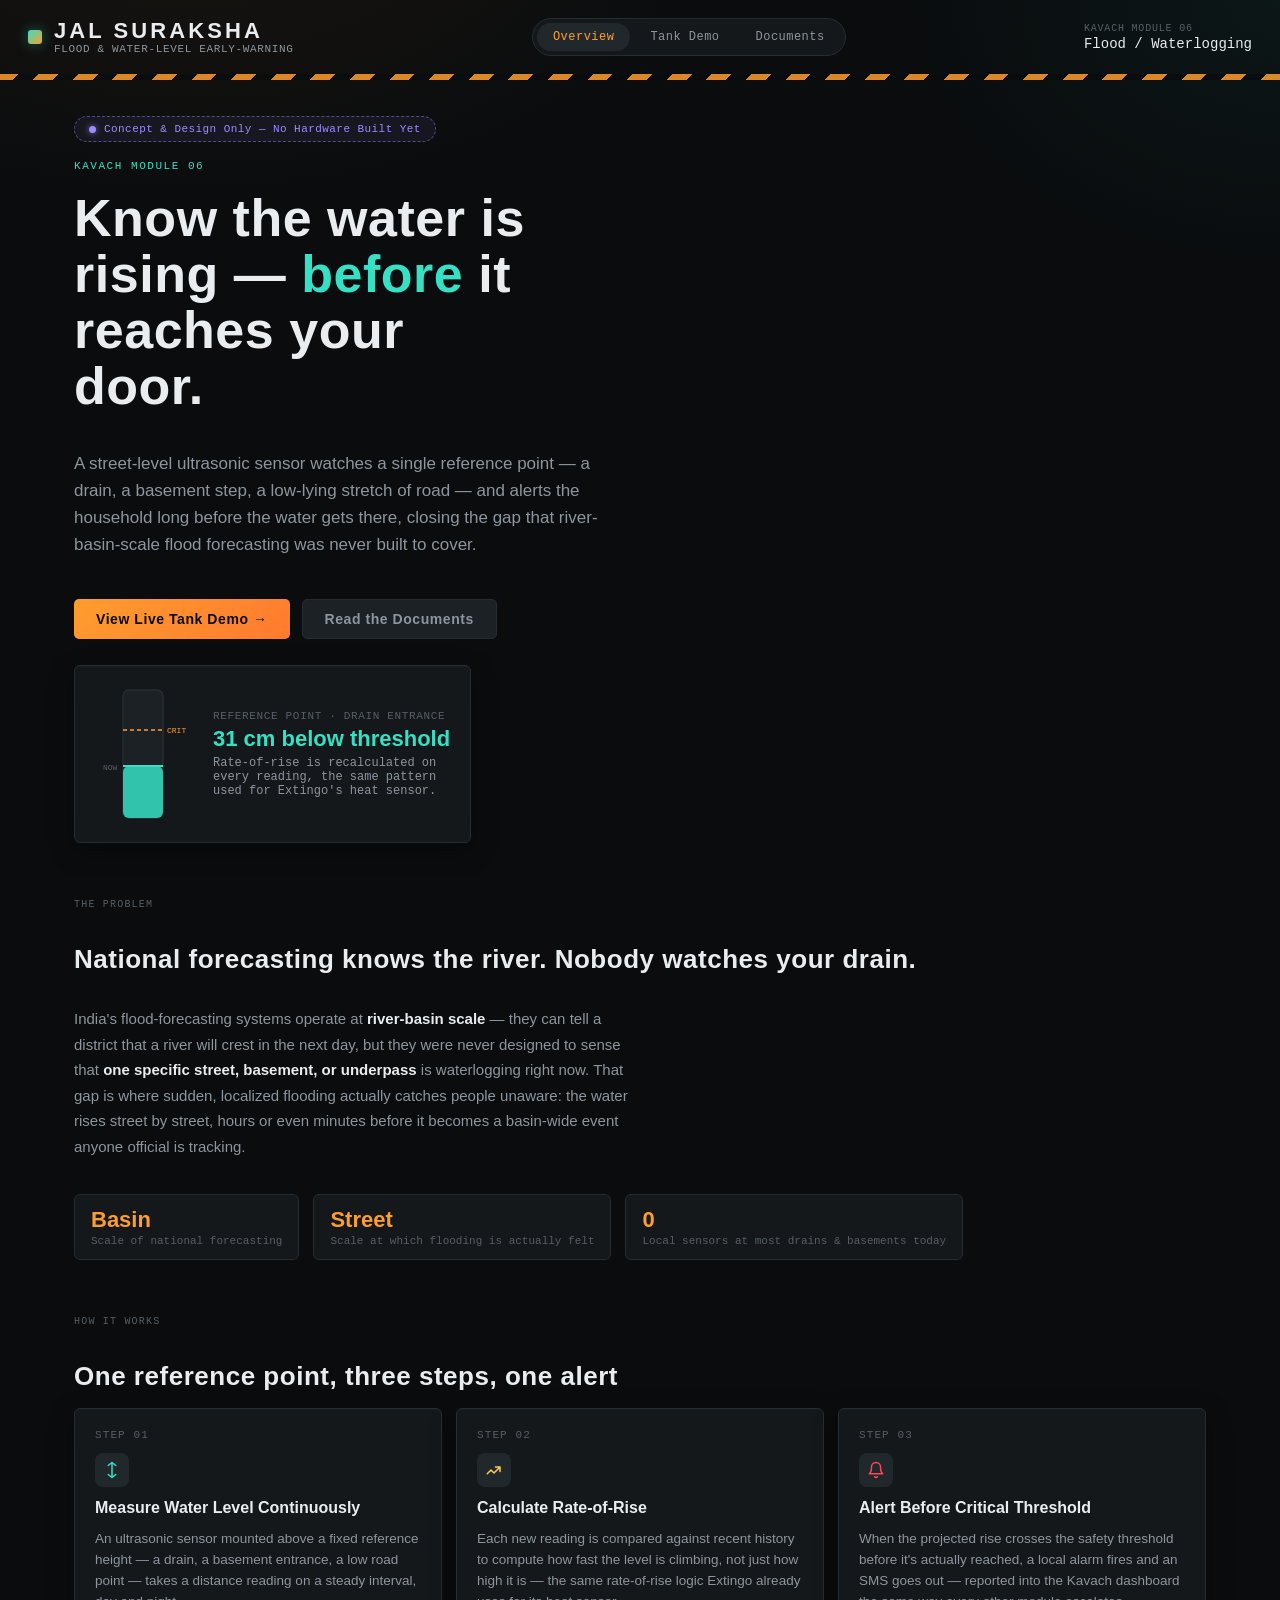
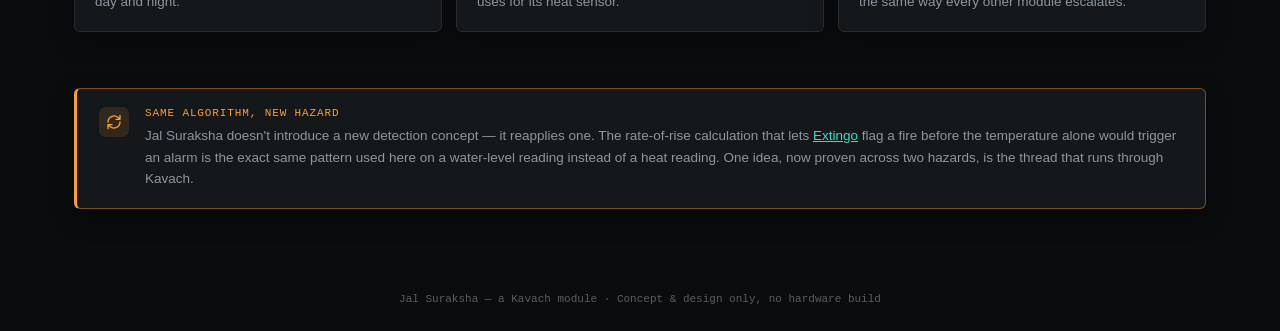
<file: index.html>
<!DOCTYPE html>
<html lang="en">
<head>
<meta charset="UTF-8">
<meta name="viewport" content="width=device-width, initial-scale=1.0">
<title>Jal Suraksha — Flood &amp; Water-Level Early-Warning</title>
<meta name="description" content="Jal Suraksha — hyper-local flood and water-level early-warning, part of the Kavach Unified Safety Command Grid.">
<link rel="stylesheet" href="css/style.css">
</head>
<body>

  <header class="site-header">
    <div class="brand">
      <span class="brand-mark" aria-hidden="true"></span>
      <div class="brand-text">
        <span class="brand-name">JAL SURAKSHA</span>
        <span class="brand-sub">Flood &amp; Water-Level Early-Warning</span>
      </div>
    </div>
    <nav class="site-nav" aria-label="Primary">
      <a class="site-nav-link is-active" href="index.html">Overview</a>
      <a class="site-nav-link" href="tank-demo.html">Tank Demo</a>
      <a class="site-nav-link" href="documents.html">Documents</a>
    </nav>
    <div class="header-meta">
      <div class="meta-item">
        <span class="meta-label">Kavach Module 06</span>
        <span class="meta-value">Flood / Waterlogging</span>
      </div>
    </div>
  </header>

  <div class="hazard-rule" role="presentation"></div>

  <main class="page">

    <section class="hero">
      <span class="demo-mode-badge is-concept" role="note">
        <span class="demo-mode-dot" aria-hidden="true"></span>
        Concept &amp; Design Only — No Hardware Built Yet
      </span>

      <span class="hero-eyebrow">Kavach Module 06</span>
      <h1 class="hero-title">Know the water is rising — <em>before</em> it reaches your door.</h1>
      <p class="hero-pitch">
        A street-level ultrasonic sensor watches a single reference point — a drain, a basement
        step, a low-lying stretch of road — and alerts the household long before the water gets there,
        closing the gap that river-basin-scale flood forecasting was never built to cover.
      </p>

      <div class="hero-actions">
        <a class="btn btn-primary" href="tank-demo.html">View Live Tank Demo →</a>
        <a class="btn btn-ghost" href="documents.html">Read the Documents</a>
      </div>

      <div class="hero-visual">
        <svg class="hero-gauge" viewBox="0 0 96 140" role="img" aria-label="Water level gauge showing current level below the critical threshold">
          <rect x="28" y="6" width="40" height="128" rx="6" fill="var(--surface-2)" stroke="var(--border)" stroke-width="1.5" />
          <line x1="28" y1="46" x2="68" y2="46" stroke="var(--amber)" stroke-width="1.5" stroke-dasharray="4 3" />
          <text x="72" y="49" class="gauge-scale-label" font-family="IBM Plex Mono, monospace" font-size="8" fill="var(--amber)">CRIT</text>
          <rect x="28" y="82" width="40" height="52" rx="6" fill="var(--teal)" opacity="0.85" />
          <line x1="28" y1="82" x2="68" y2="82" stroke="var(--teal)" stroke-width="2" />
          <text x="8" y="86" class="gauge-scale-label" font-family="IBM Plex Mono, monospace" font-size="8" fill="var(--text-faint)">NOW</text>
        </svg>
        <div class="hero-visual-copy">
          <span class="hero-visual-label">Reference Point · Drain Entrance</span>
          <span class="hero-visual-value">31 cm below threshold</span>
          <span class="hero-visual-note">Rate-of-rise is recalculated on every reading, the same pattern used for Extingo's heat sensor.</span>
        </div>
      </div>
    </section>

    <section class="section" aria-labelledby="problem-title">
      <div class="panel-head">
        <span class="panel-eyebrow">THE PROBLEM</span>
      </div>
      <h2 class="panel-title" id="problem-title" style="font-size:26px;">National forecasting knows the river. Nobody watches your drain.</h2>
      <p class="section-copy">
        India's flood-forecasting systems operate at <strong>river-basin scale</strong> — they can tell a
        district that a river will crest in the next day, but they were never designed to sense that
        <strong>one specific street, basement, or underpass</strong> is waterlogging right now. That gap is
        where sudden, localized flooding actually catches people unaware: the water rises street by street,
        hours or even minutes before it becomes a basin-wide event anyone official is tracking.
      </p>
      <div class="section-stat-row">
        <div class="stat-chip">
          <span class="stat-chip-value">Basin</span>
          <span class="stat-chip-label">Scale of national forecasting</span>
        </div>
        <div class="stat-chip">
          <span class="stat-chip-value">Street</span>
          <span class="stat-chip-label">Scale at which flooding is actually felt</span>
        </div>
        <div class="stat-chip">
          <span class="stat-chip-value">0</span>
          <span class="stat-chip-label">Local sensors at most drains &amp; basements today</span>
        </div>
      </div>
    </section>

    <section class="section" aria-labelledby="how-it-works-title">
      <div class="panel-head">
        <span class="panel-eyebrow">HOW IT WORKS</span>
      </div>
      <h2 class="panel-title" id="how-it-works-title" style="font-size:26px;">One reference point, three steps, one alert</h2>
      <div class="steps-grid">
        <article class="step-card">
          <span class="step-index">STEP 01</span>
          <span class="step-icon" aria-hidden="true">
            <svg width="18" height="18" viewBox="0 0 24 24" fill="none" stroke="currentColor" stroke-width="2" stroke-linecap="round" stroke-linejoin="round"><path d="M12 2v20M7 6l5-4 5 4M7 18l5 4 5-4"/></svg>
          </span>
          <h3 class="step-title">Measure Water Level Continuously</h3>
          <p class="step-desc">An ultrasonic sensor mounted above a fixed reference height — a drain, a basement entrance, a low road point — takes a distance reading on a steady interval, day and night.</p>
        </article>
        <article class="step-card">
          <span class="step-index">STEP 02</span>
          <span class="step-icon" aria-hidden="true">
            <svg width="18" height="18" viewBox="0 0 24 24" fill="none" stroke="currentColor" stroke-width="2" stroke-linecap="round" stroke-linejoin="round"><path d="M3 17l5-5 4 4 8-8M14 8h6v6"/></svg>
          </span>
          <h3 class="step-title">Calculate Rate-of-Rise</h3>
          <p class="step-desc">Each new reading is compared against recent history to compute how fast the level is climbing, not just how high it is — the same rate-of-rise logic Extingo already uses for its heat sensor.</p>
        </article>
        <article class="step-card">
          <span class="step-index">STEP 03</span>
          <span class="step-icon" aria-hidden="true">
            <svg width="18" height="18" viewBox="0 0 24 24" fill="none" stroke="currentColor" stroke-width="2" stroke-linecap="round" stroke-linejoin="round"><path d="M18 8a6 6 0 10-12 0c0 7-3 9-3 9h18s-3-2-3-9"/><path d="M13.73 21a2 2 0 01-3.46 0"/></svg>
          </span>
          <h3 class="step-title">Alert Before Critical Threshold</h3>
          <p class="step-desc">When the projected rise crosses the safety threshold before it's actually reached, a local alarm fires and an SMS goes out — reported into the Kavach dashboard the same way every other module escalates.</p>
        </article>
      </div>
    </section>

    <section class="section" aria-labelledby="callout-title">
      <div class="callout-box">
        <span class="callout-icon" aria-hidden="true">
          <svg width="16" height="16" viewBox="0 0 24 24" fill="none" stroke="currentColor" stroke-width="2" stroke-linecap="round" stroke-linejoin="round"><path d="M21 2v6h-6M3 12a9 9 0 0115-6.7L21 8M3 22v-6h6M21 12a9 9 0 01-15 6.7L3 16"/></svg>
        </span>
        <div class="callout-copy">
          <span class="callout-title" id="callout-title">Same Algorithm, New Hazard</span>
          <p class="callout-text">
            Jal Suraksha doesn't introduce a new detection concept — it reapplies one. The rate-of-rise
            calculation that lets <a href="#">Extingo</a> flag a fire before the temperature alone would
            trigger an alarm is the exact same pattern used here on a water-level reading instead of a
            heat reading. One idea, now proven across two hazards, is the thread that runs through Kavach.
          </p>
        </div>
      </div>
    </section>

  </main>

  <footer class="site-footer">
    <span>Jal Suraksha — a Kavach module · Concept &amp; design only, no hardware build</span>
  </footer>

</body>
</html>
</file>
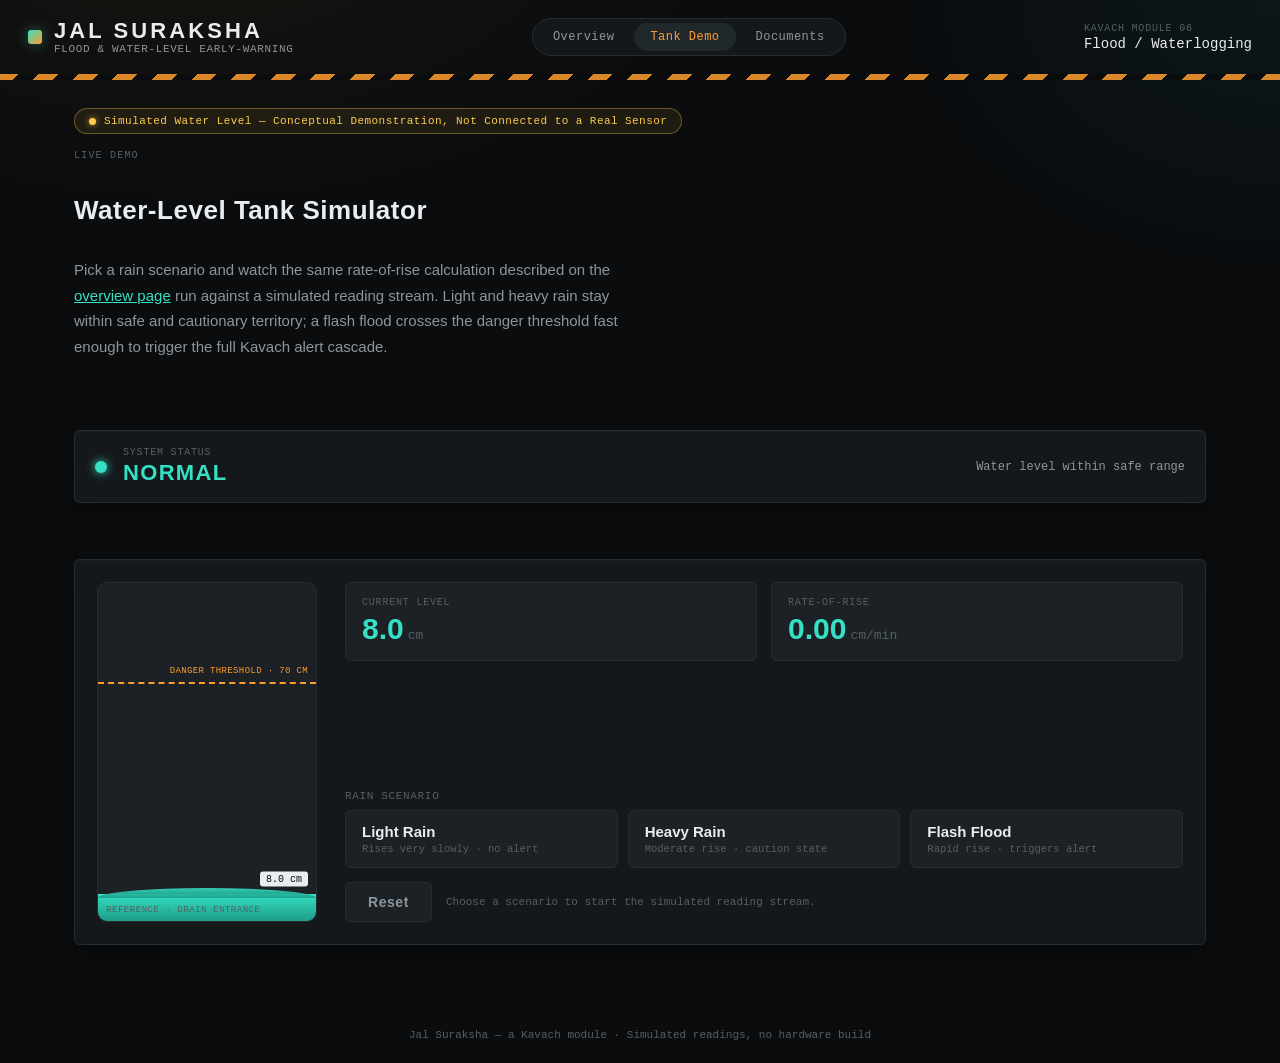
<file: tank-demo.html>
<!DOCTYPE html>
<html lang="en">
<head>
<meta charset="UTF-8">
<meta name="viewport" content="width=device-width, initial-scale=1.0">
<title>Jal Suraksha — Tank Demo</title>
<meta name="description" content="Interactive water-level tank simulator for Jal Suraksha, the flood early-warning module of the Kavach Unified Safety Command Grid.">
<link rel="stylesheet" href="css/style.css">
</head>
<body>

  <header class="site-header">
    <div class="brand">
      <span class="brand-mark" aria-hidden="true"></span>
      <div class="brand-text">
        <span class="brand-name">JAL SURAKSHA</span>
        <span class="brand-sub">Flood &amp; Water-Level Early-Warning</span>
      </div>
    </div>
    <nav class="site-nav" aria-label="Primary">
      <a class="site-nav-link" href="index.html">Overview</a>
      <a class="site-nav-link is-active" href="tank-demo.html">Tank Demo</a>
      <a class="site-nav-link" href="documents.html">Documents</a>
    </nav>
    <div class="header-meta">
      <div class="meta-item">
        <span class="meta-label">Kavach Module 06</span>
        <span class="meta-value">Flood / Waterlogging</span>
      </div>
    </div>
  </header>

  <div class="hazard-rule" role="presentation"></div>

  <main class="page">

    <section class="section">
      <span class="demo-mode-badge" role="note">
        <span class="demo-mode-dot" aria-hidden="true"></span>
        Simulated Water Level — Conceptual Demonstration, Not Connected to a Real Sensor
      </span>

      <div class="panel-head">
        <span class="panel-eyebrow">LIVE DEMO</span>
      </div>
      <h1 class="panel-title" style="font-size:26px;">Water-Level Tank Simulator</h1>
      <p class="section-copy">
        Pick a rain scenario and watch the same rate-of-rise calculation described on the
        <a href="index.html" style="color:var(--teal);">overview page</a> run against a simulated
        reading stream. Light and heavy rain stay within safe and cautionary territory; a flash flood
        crosses the danger threshold fast enough to trigger the full Kavach alert cascade.
      </p>
    </section>

    <section class="status-banner status-normal" id="status-banner" aria-live="polite">
      <span class="status-led" aria-hidden="true"></span>
      <div class="status-copy">
        <span class="status-label">System Status</span>
        <span class="status-value" id="status-text">NORMAL</span>
      </div>
      <span class="status-detail" id="status-detail">Water level within safe range</span>
    </section>

    <section class="tank-panel" aria-label="Tank visual and live readouts">
      <div class="tank-shell">
        <span class="tank-ref-label">Reference · Drain Entrance</span>
        <div class="tank-threshold" id="tank-threshold" style="bottom: 70%;">
          <span class="tank-threshold-label">DANGER THRESHOLD · 70 CM</span>
        </div>
        <span class="tank-level-tag" id="tank-level-tag" style="bottom: 8%;">8 cm</span>
        <div class="tank-fill" id="tank-fill" data-state="normal" style="height: 8%;"></div>
      </div>

      <div class="tank-meta">
        <div class="readout-row">
          <div class="readout-card" id="readout-level" data-state="normal">
            <span class="readout-label">Current Level</span>
            <span class="readout-value"><span id="level-value">8</span><span class="readout-unit">cm</span></span>
          </div>
          <div class="readout-card" id="readout-rate" data-state="normal">
            <span class="readout-label">Rate-of-Rise</span>
            <span class="readout-value"><span id="rate-value">0.0</span><span class="readout-unit">cm/min</span></span>
          </div>
        </div>

        <div>
          <span class="hero-visual-label" style="display:block; margin-bottom:8px;">Rain Scenario</span>
          <div class="scenario-row">
            <button type="button" class="scenario-btn" data-scenario="light" data-active="false">
              <span class="scenario-btn-title">Light Rain</span>
              <span class="scenario-btn-note">Rises very slowly · no alert</span>
            </button>
            <button type="button" class="scenario-btn" data-scenario="heavy" data-active="false">
              <span class="scenario-btn-title">Heavy Rain</span>
              <span class="scenario-btn-note">Moderate rise · caution state</span>
            </button>
            <button type="button" class="scenario-btn" data-scenario="flash" data-active="false">
              <span class="scenario-btn-title">Flash Flood</span>
              <span class="scenario-btn-note">Rapid rise · triggers alert</span>
            </button>
          </div>
          <div class="demo-controls-foot">
            <button type="button" class="btn btn-ghost" id="reset-demo">Reset</button>
            <span class="demo-controls-hint" id="scenario-hint">Choose a scenario to start the simulated reading stream.</span>
          </div>
        </div>
      </div>
    </section>

  </main>

  <footer class="site-footer">
    <span>Jal Suraksha — a Kavach module · Simulated readings, no hardware build</span>
  </footer>

  <div class="ext-alert-overlay" id="alert-overlay" role="alertdialog" aria-modal="true" aria-labelledby="alert-title" aria-describedby="alert-detail">
    <div class="ext-alert-card">
      <div class="ext-alert-icon" aria-hidden="true">🌊</div>
      <h2 class="ext-alert-title" id="alert-title">CRITICAL — RAPID RISE DETECTED</h2>
      <p class="ext-alert-detail" id="alert-detail"></p>
      <button type="button" class="ext-alert-ack" id="alert-ack">Acknowledge</button>
    </div>
  </div>

  <script src="js/tank-demo.js"></script>
</body>
</html>
</file>
<file: css/style.css>
/* ==========================================================================
   Jal Suraksha — Flood & Water-Level Early-Warning
   Built on the exact Kavach Design System tokens (shared with Extingo).
   ========================================================================== */
:root {
  --bg: #0a0c0e;
  --surface: #14181b;
  --surface-2: #1b2124;
  --surface-3: #21282c;
  --border: #262d32;
  --border-soft: #1c2226;

  --text: #e9edf0;
  --text-dim: #8d969e;
  --text-faint: #565f65;

  --amber: #ff9d2e;
  --amber-dim: #7a4f1c;
  --red: #ff4757;
  --red-dim: #6e232b;
  --teal: #35e0c4;
  --teal-dim: #1c5a4e;
  --yellow: #ffcc4d;

  /* Concept-status accent — introduced by the Kavach Design System for
     🔵 Concept & Design Only modules. Not used for any warning state,
     so it can never be mistaken for an alert color. */
  --violet: #9b8cff;
  --violet-dim: #3b3570;

  --font-display: 'Rajdhani', sans-serif;
  --font-body: 'IBM Plex Sans', sans-serif;
  --font-mono: 'IBM Plex Mono', monospace;

  --radius: 6px;
  --shadow-panel: 0 1px 0 rgba(255,255,255,0.02) inset, 0 8px 24px rgba(0,0,0,0.35);
}

* { box-sizing: border-box; }

html, body {
  margin: 0;
  padding: 0;
  background: var(--bg);
  color: var(--text);
  font-family: var(--font-body);
  -webkit-font-smoothing: antialiased;
}

body {
  background-image:
    radial-gradient(ellipse 900px 500px at 15% -10%, rgba(255,157,46,0.06), transparent 60%),
    radial-gradient(ellipse 700px 500px at 100% 0%, rgba(53,224,196,0.05), transparent 55%);
  background-attachment: fixed;
}

h1, h2, h3 { margin: 0; font-family: var(--font-display); }

img, svg { max-width: 100%; }

/* ==========================================================================
   Header — identical structure to Extingo
   ========================================================================== */
.site-header {
  display: flex;
  align-items: center;
  justify-content: space-between;
  gap: 24px;
  padding: 18px 28px;
  flex-wrap: wrap;
}

.brand { display: flex; align-items: center; gap: 12px; }

.brand-mark {
  width: 14px;
  height: 14px;
  border-radius: 3px;
  background: linear-gradient(135deg, var(--teal), var(--amber));
  box-shadow: 0 0 14px rgba(53,224,196,0.4);
  flex-shrink: 0;
}

.brand-text { display: flex; flex-direction: column; line-height: 1.1; }

.brand-name {
  font-family: var(--font-display);
  font-weight: 700;
  font-size: 22px;
  letter-spacing: 0.14em;
}

.brand-sub {
  font-family: var(--font-mono);
  font-size: 11px;
  color: var(--text-dim);
  letter-spacing: 0.06em;
  text-transform: uppercase;
}

.site-nav {
  display: flex;
  gap: 4px;
  background: var(--surface);
  border: 1px solid var(--border);
  border-radius: 20px;
  padding: 4px;
}

.site-nav-link {
  font-family: var(--font-mono);
  font-size: 12px;
  letter-spacing: 0.04em;
  text-decoration: none;
  color: var(--text-dim);
  padding: 7px 16px;
  border-radius: 16px;
  transition: color 0.2s ease, background 0.2s ease;
}
.site-nav-link:hover { color: var(--text); }
.site-nav-link.is-active {
  background: var(--surface-3);
  color: var(--amber);
}

.header-meta { display: flex; gap: 28px; flex-wrap: wrap; }

.meta-item { display: flex; flex-direction: column; gap: 2px; }

.meta-label {
  font-family: var(--font-mono);
  font-size: 10px;
  text-transform: uppercase;
  letter-spacing: 0.08em;
  color: var(--text-faint);
}

.meta-value {
  font-family: var(--font-mono);
  font-size: 14px;
  color: var(--text);
  font-weight: 500;
}

/* ==========================================================================
   Hazard rule — signature divider, exactly as in Extingo
   ========================================================================== */
.hazard-rule {
  height: 6px;
  width: 100%;
  background: repeating-linear-gradient(
    -45deg,
    var(--amber) 0px,
    var(--amber) 14px,
    #0a0c0e 14px,
    #0a0c0e 28px
  );
  opacity: 0.85;
}

/* ==========================================================================
   Page shell
   ========================================================================== */
.page {
  max-width: 1180px;
  margin: 0 auto;
  padding: 28px 24px 64px;
  display: flex;
  flex-direction: column;
  gap: 56px;
}

.panel-eyebrow {
  font-family: var(--font-mono);
  font-size: 10px;
  letter-spacing: 0.12em;
  color: var(--text-faint);
  text-transform: uppercase;
}

.panel-title {
  font-size: 19px;
  font-weight: 600;
  letter-spacing: 0.02em;
}

.panel-note {
  font-family: var(--font-mono);
  font-size: 11px;
  color: var(--text-faint);
}

.panel-head {
  display: flex;
  align-items: baseline;
  gap: 10px;
  margin-bottom: 18px;
  flex-wrap: wrap;
}
.panel-head .panel-title { margin-right: auto; }

/* ==========================================================================
   Demo mode / status badge — same component as Extingo, concept variant
   ========================================================================== */
.demo-mode-badge {
  align-self: flex-start;
  display: inline-flex;
  align-items: center;
  gap: 8px;
  font-family: var(--font-mono);
  font-size: 11px;
  letter-spacing: 0.04em;
  color: var(--yellow);
  background: rgba(255, 204, 77, 0.08);
  border: 1px solid rgba(255, 204, 77, 0.35);
  border-radius: 20px;
  padding: 6px 14px;
}

.demo-mode-dot {
  width: 7px;
  height: 7px;
  border-radius: 50%;
  background: var(--yellow);
  box-shadow: 0 0 6px rgba(255, 204, 77, 0.7);
  flex-shrink: 0;
}

.demo-mode-badge.is-concept {
  color: var(--violet);
  background: rgba(155, 140, 255, 0.08);
  border: 1px dashed rgba(155, 140, 255, 0.45);
}
.demo-mode-badge.is-concept .demo-mode-dot {
  background: var(--violet);
  box-shadow: 0 0 6px rgba(155, 140, 255, 0.7);
}

/* ==========================================================================
   Hero
   ========================================================================== */
.hero {
  display: flex;
  flex-direction: column;
  gap: 18px;
  padding-top: 8px;
}

.hero-eyebrow {
  font-family: var(--font-mono);
  font-size: 11px;
  letter-spacing: 0.14em;
  text-transform: uppercase;
  color: var(--teal);
}

.hero-title {
  font-size: clamp(32px, 5vw, 52px);
  font-weight: 700;
  line-height: 1.08;
  letter-spacing: 0.01em;
  max-width: 16ch;
}

.hero-title em {
  font-style: normal;
  color: var(--teal);
}

.hero-pitch {
  font-family: var(--font-body);
  font-size: 17px;
  color: var(--text-dim);
  line-height: 1.6;
  max-width: 56ch;
}

.hero-actions {
  display: flex;
  gap: 12px;
  margin-top: 6px;
  flex-wrap: wrap;
}

/* Water-level reference gauge — hero signature visual */
.hero-visual {
  align-self: flex-start;
  margin-top: 8px;
  background: var(--surface);
  border: 1px solid var(--border);
  border-radius: var(--radius);
  box-shadow: var(--shadow-panel);
  padding: 18px 20px;
  display: flex;
  align-items: center;
  gap: 22px;
  flex-wrap: wrap;
}

.hero-gauge { width: 96px; height: 140px; flex-shrink: 0; }

.hero-visual-copy { display: flex; flex-direction: column; gap: 4px; }

.hero-visual-label {
  font-family: var(--font-mono);
  font-size: 11px;
  color: var(--text-faint);
  text-transform: uppercase;
  letter-spacing: 0.06em;
}

.hero-visual-value {
  font-family: var(--font-display);
  font-size: 22px;
  font-weight: 700;
  color: var(--teal);
}

.hero-visual-note {
  font-family: var(--font-mono);
  font-size: 12px;
  color: var(--text-dim);
  max-width: 32ch;
}

/* ==========================================================================
   Buttons — same components as Extingo
   ========================================================================== */
.btn {
  all: unset;
  cursor: pointer;
  display: inline-flex;
  align-items: center;
  gap: 8px;
  font-family: var(--font-display);
  font-weight: 600;
  font-size: 14px;
  letter-spacing: 0.04em;
  padding: 11px 22px;
  border-radius: 5px;
  text-align: center;
  box-sizing: border-box;
}

.btn-primary {
  background: linear-gradient(135deg, var(--amber), #ff7a2e);
  color: #0a0c0e;
}
.btn-primary:hover { filter: brightness(1.08); }

.btn-teal {
  background: linear-gradient(135deg, var(--teal), #1fb39c);
  color: #0a0c0e;
}
.btn-teal:hover { filter: brightness(1.08); }

.btn-ghost {
  background: var(--surface-2);
  border: 1px solid var(--border);
  color: var(--text-dim);
}
.btn-ghost:hover { border-color: var(--text-dim); color: var(--text); }

.btn:focus-visible { outline: 2px solid var(--text); outline-offset: 2px; }

/* ==========================================================================
   Section framing
   ========================================================================== */
.section { display: flex; flex-direction: column; gap: 16px; }

.section-copy {
  font-size: 15px;
  color: var(--text-dim);
  line-height: 1.7;
  max-width: 68ch;
}
.section-copy strong { color: var(--text); font-weight: 600; }

.section-stat-row {
  display: flex;
  gap: 14px;
  flex-wrap: wrap;
  margin-top: 4px;
}

.stat-chip {
  display: flex;
  flex-direction: column;
  gap: 2px;
  background: var(--surface);
  border: 1px solid var(--border);
  border-radius: var(--radius);
  padding: 12px 16px;
  min-width: 140px;
}

.stat-chip-value {
  font-family: var(--font-display);
  font-size: 22px;
  font-weight: 700;
  color: var(--amber);
}

.stat-chip-label {
  font-family: var(--font-mono);
  font-size: 11px;
  color: var(--text-faint);
}

/* ==========================================================================
   How It Works — 3-step sequence
   ========================================================================== */
.steps-grid {
  display: grid;
  grid-template-columns: repeat(auto-fit, minmax(240px, 1fr));
  gap: 14px;
}

.step-card {
  background: var(--surface);
  border: 1px solid var(--border);
  border-radius: var(--radius);
  padding: 20px 20px 18px;
  display: flex;
  flex-direction: column;
  gap: 12px;
  box-shadow: var(--shadow-panel);
  position: relative;
}

.step-index {
  font-family: var(--font-mono);
  font-size: 11px;
  color: var(--text-faint);
  letter-spacing: 0.1em;
}

.step-icon {
  width: 34px;
  height: 34px;
  border-radius: 8px;
  background: var(--surface-3);
  display: flex;
  align-items: center;
  justify-content: center;
  color: var(--teal);
}
.step-card:nth-child(2) .step-icon { color: var(--yellow); }
.step-card:nth-child(3) .step-icon { color: var(--red); }

.step-title {
  font-size: 16px;
  font-weight: 600;
}

.step-desc {
  font-size: 13.5px;
  color: var(--text-dim);
  line-height: 1.55;
  margin: 0;
}

/* ==========================================================================
   Callout box — Extingo cross-reference
   ========================================================================== */
.callout-box {
  display: flex;
  gap: 16px;
  align-items: flex-start;
  background: var(--surface);
  border: 1px solid var(--amber-dim);
  border-left: 3px solid var(--amber);
  border-radius: var(--radius);
  padding: 18px 22px;
  box-shadow: var(--shadow-panel);
}

.callout-icon {
  width: 30px;
  height: 30px;
  border-radius: 7px;
  background: rgba(255, 157, 46, 0.12);
  color: var(--amber);
  display: flex;
  align-items: center;
  justify-content: center;
  flex-shrink: 0;
}

.callout-copy { display: flex; flex-direction: column; gap: 6px; }

.callout-title {
  font-family: var(--font-mono);
  font-size: 11px;
  letter-spacing: 0.08em;
  text-transform: uppercase;
  color: var(--amber);
}

.callout-text {
  font-size: 13.5px;
  color: var(--text-dim);
  line-height: 1.6;
  margin: 0;
}
.callout-text a { color: var(--teal); }

/* ==========================================================================
   Status banner — same component as Extingo
   ========================================================================== */
.status-banner {
  display: flex;
  align-items: center;
  gap: 16px;
  padding: 16px 20px;
  border-radius: var(--radius);
  border: 1px solid var(--border);
  background: var(--surface);
  box-shadow: var(--shadow-panel);
  transition: background 0.4s ease, border-color 0.4s ease;
}

.status-led {
  width: 12px;
  height: 12px;
  border-radius: 50%;
  background: var(--teal);
  box-shadow: 0 0 10px var(--teal);
  flex-shrink: 0;
}

.status-copy { display: flex; flex-direction: column; gap: 2px; }

.status-label {
  font-family: var(--font-mono);
  font-size: 10px;
  color: var(--text-faint);
  text-transform: uppercase;
  letter-spacing: 0.08em;
}

.status-value {
  font-family: var(--font-display);
  font-weight: 700;
  font-size: 22px;
  letter-spacing: 0.06em;
}

.status-detail {
  font-family: var(--font-mono);
  font-size: 12px;
  color: var(--text-dim);
  margin-left: auto;
  text-align: right;
}

.status-normal .status-led { background: var(--teal); box-shadow: 0 0 10px var(--teal); }
.status-normal .status-value { color: var(--teal); }

.status-warning { border-color: var(--amber-dim); }
.status-warning .status-led { background: var(--amber); box-shadow: 0 0 10px var(--amber); }
.status-warning .status-value { color: var(--amber); }

.status-emergency {
  border-color: var(--red);
  background: linear-gradient(180deg, rgba(255,71,87,0.10), rgba(255,71,87,0.02));
  animation: emergency-pulse 1.4s ease-in-out infinite;
}
.status-emergency .status-led { background: var(--red); box-shadow: 0 0 14px var(--red); }
.status-emergency .status-value { color: var(--red); }

@keyframes emergency-pulse {
  0%, 100% { box-shadow: 0 0 0 rgba(255,71,87,0); }
  50% { box-shadow: 0 0 26px rgba(255,71,87,0.28); }
}

/* ==========================================================================
   Tank / street cross-section visual
   ========================================================================== */
.tank-panel {
  display: grid;
  grid-template-columns: 220px 1fr;
  gap: 28px;
  background: var(--surface);
  border: 1px solid var(--border);
  border-radius: var(--radius);
  padding: 22px;
  box-shadow: var(--shadow-panel);
  align-items: stretch;
}

.tank-shell {
  position: relative;
  width: 100%;
  height: 340px;
  background: var(--surface-2);
  border: 1px solid var(--border);
  border-radius: 10px;
  overflow: hidden;
}

.tank-ref-label {
  position: absolute;
  left: 8px;
  bottom: 6px;
  font-family: var(--font-mono);
  font-size: 9px;
  letter-spacing: 0.06em;
  color: var(--text-faint);
  text-transform: uppercase;
  z-index: 3;
}

.tank-threshold {
  position: absolute;
  left: 0;
  right: 0;
  border-top: 2px dashed var(--amber);
  z-index: 2;
}

.tank-threshold-label {
  position: absolute;
  top: -18px;
  right: 8px;
  font-family: var(--font-mono);
  font-size: 9px;
  letter-spacing: 0.04em;
  color: var(--amber);
  white-space: nowrap;
}

.tank-fill {
  position: absolute;
  left: 0;
  right: 0;
  bottom: 0;
  height: 8%;
  background: linear-gradient(180deg, var(--teal), #1c9c86);
  transition: height 0.4s linear, background 0.6s ease;
  z-index: 1;
}

.tank-fill::before {
  content: "";
  position: absolute;
  top: -6px;
  left: 0;
  right: 0;
  height: 10px;
  background: inherit;
  border-radius: 50% 50% 0 0 / 100% 100% 0 0;
  opacity: 0.9;
}

.tank-fill[data-state="warning"] { background: linear-gradient(180deg, var(--amber), #b3691a); }
.tank-fill[data-state="emergency"] { background: linear-gradient(180deg, var(--red), #a52530); }

.tank-level-tag {
  position: absolute;
  right: 8px;
  transform: translateY(-50%);
  font-family: var(--font-mono);
  font-size: 10px;
  color: var(--bg);
  background: var(--text);
  border-radius: 3px;
  padding: 2px 6px;
  z-index: 3;
  transition: bottom 0.4s linear;
}

.tank-meta {
  display: flex;
  flex-direction: column;
  gap: 18px;
  justify-content: space-between;
}

.readout-row {
  display: grid;
  grid-template-columns: repeat(auto-fit, minmax(150px, 1fr));
  gap: 14px;
}

.readout-card {
  background: var(--surface-2);
  border: 1px solid var(--border);
  border-radius: var(--radius);
  padding: 14px 16px;
  display: flex;
  flex-direction: column;
  gap: 4px;
}

.readout-label {
  font-family: var(--font-mono);
  font-size: 10px;
  letter-spacing: 0.08em;
  text-transform: uppercase;
  color: var(--text-faint);
}

.readout-value {
  font-family: var(--font-display);
  font-size: 30px;
  font-weight: 700;
  color: var(--text);
}
.readout-value .readout-unit {
  font-family: var(--font-mono);
  font-size: 13px;
  color: var(--text-faint);
  font-weight: 400;
  margin-left: 4px;
}
.readout-card[data-state="warning"] .readout-value { color: var(--amber); }
.readout-card[data-state="emergency"] .readout-value { color: var(--red); }
.readout-card[data-state="normal"] .readout-value { color: var(--teal); }

/* ==========================================================================
   Scenario controls
   ========================================================================== */
.scenario-row {
  display: flex;
  gap: 10px;
  flex-wrap: wrap;
}

.scenario-btn {
  all: unset;
  cursor: pointer;
  box-sizing: border-box;
  flex: 1 1 150px;
  display: flex;
  flex-direction: column;
  gap: 3px;
  padding: 12px 16px;
  border-radius: var(--radius);
  border: 1px solid var(--border);
  background: var(--surface-2);
  transition: border-color 0.2s ease, background 0.2s ease;
}
.scenario-btn:hover { border-color: var(--text-dim); }
.scenario-btn:focus-visible { outline: 2px solid var(--teal); outline-offset: 2px; }

.scenario-btn-title {
  font-family: var(--font-display);
  font-weight: 600;
  font-size: 15px;
  color: var(--text);
}
.scenario-btn-note {
  font-family: var(--font-mono);
  font-size: 10.5px;
  color: var(--text-faint);
}

.scenario-btn[data-scenario="light"][data-active="true"] {
  border-color: var(--teal);
  background: rgba(53, 224, 196, 0.08);
}
.scenario-btn[data-scenario="light"][data-active="true"] .scenario-btn-title { color: var(--teal); }

.scenario-btn[data-scenario="heavy"][data-active="true"] {
  border-color: var(--amber);
  background: rgba(255, 157, 46, 0.08);
}
.scenario-btn[data-scenario="heavy"][data-active="true"] .scenario-btn-title { color: var(--amber); }

.scenario-btn[data-scenario="flash"][data-active="true"] {
  border-color: var(--red);
  background: rgba(255, 71, 87, 0.08);
}
.scenario-btn[data-scenario="flash"][data-active="true"] .scenario-btn-title { color: var(--red); }

.demo-controls-foot {
  display: flex;
  align-items: center;
  gap: 14px;
  margin-top: 14px;
  flex-wrap: wrap;
}

.demo-controls-hint {
  font-family: var(--font-mono);
  font-size: 11px;
  color: var(--text-faint);
}

/* ==========================================================================
   Alert overlay — shared Kavach component, exactly as in Extingo
   ========================================================================== */
.ext-alert-overlay {
  position: fixed;
  inset: 0;
  z-index: 999;
  display: flex;
  align-items: center;
  justify-content: center;
  background: rgba(5, 3, 2, 0.72);
  backdrop-filter: blur(3px);
  opacity: 0;
  pointer-events: none;
  transition: opacity 0.25s ease;
}
.ext-alert-overlay.is-visible {
  opacity: 1;
  pointer-events: auto;
}

.ext-alert-card {
  background: var(--surface);
  border: 1px solid var(--red);
  border-radius: 10px;
  box-shadow: 0 0 0 1px rgba(255,71,87,0.15), 0 20px 60px rgba(0,0,0,0.6);
  padding: 36px 40px;
  max-width: 420px;
  width: calc(100% - 48px);
  text-align: center;
  transform: scale(0.92) translateY(8px);
  transition: transform 0.3s cubic-bezier(0.34, 1.56, 0.64, 1);
}
.ext-alert-overlay.is-visible .ext-alert-card {
  transform: scale(1) translateY(0);
}

.ext-alert-icon {
  font-size: 3.2rem;
  line-height: 1;
  margin-bottom: 10px;
  animation: ext-alert-pulse 0.8s ease-in-out infinite alternate;
}
@keyframes ext-alert-pulse {
  from { transform: scale(1); filter: drop-shadow(0 0 4px rgba(255,71,87,0.4)); }
  to   { transform: scale(1.15); filter: drop-shadow(0 0 16px rgba(255,71,87,0.85)); }
}

.ext-alert-title {
  font-family: var(--font-display);
  font-size: 26px;
  font-weight: 700;
  letter-spacing: 0.08em;
  color: var(--red);
  margin: 0 0 8px;
}

.ext-alert-detail {
  font-family: var(--font-mono);
  font-size: 13px;
  color: var(--text-dim);
  margin: 0 0 22px;
  line-height: 1.5;
  white-space: pre-line;
}

.ext-alert-ack {
  all: unset;
  cursor: pointer;
  font-family: var(--font-display);
  font-weight: 600;
  font-size: 15px;
  letter-spacing: 0.05em;
  color: #0a0c0e;
  background: linear-gradient(135deg, var(--red), #ff6b6b);
  padding: 12px 32px;
  border-radius: 6px;
  transition: filter 0.2s ease;
}
.ext-alert-ack:hover { filter: brightness(1.1); }
.ext-alert-ack:focus-visible { outline: 2px solid #fff; outline-offset: 3px; }

@media (prefers-reduced-motion: reduce) {
  .ext-alert-icon { animation: none; }
  .ext-alert-card { transition: none; }
  .status-emergency { animation: none; }
  .tank-fill, .tank-level-tag { transition: none; }
}

@media (max-width: 760px) {
  .tank-panel { grid-template-columns: 1fr; }
  .tank-shell { height: 260px; }
}


/* ==========================================================================
   Documents page
   ========================================================================== */
.page-intro {
  display: flex;
  flex-direction: column;
  gap: 4px;
  margin-bottom: 4px;
}
.page-intro .panel-title { font-size: 24px; }
.page-intro-note {
  font-family: var(--font-mono);
  font-size: 12px;
  color: var(--text-faint);
}

.doc-grid {
  display: grid;
  grid-template-columns: repeat(auto-fit, minmax(280px, 1fr));
  gap: 18px;
}

.doc-card {
  background: var(--surface);
  border: 1px solid var(--border);
  border-radius: var(--radius);
  box-shadow: var(--shadow-panel);
  display: flex;
  flex-direction: column;
  overflow: hidden;
}

.doc-card-head {
  padding: 16px 18px 12px;
  display: flex;
  flex-direction: column;
  gap: 4px;
}

.doc-card-eyebrow {
  font-family: var(--font-mono);
  font-size: 10px;
  letter-spacing: 0.1em;
  text-transform: uppercase;
  color: var(--amber);
}

.doc-card-title {
  font-family: var(--font-display);
  font-size: 19px;
  font-weight: 600;
}

.doc-card-desc {
  font-size: 13px;
  color: var(--text-dim);
  line-height: 1.4;
  margin: 2px 0 0;
}

.doc-preview-wrap {
  position: relative;
  height: 220px;
  background: var(--surface-2);
  border-top: 1px solid var(--border-soft);
  border-bottom: 1px solid var(--border-soft);
}

.doc-preview-wrap iframe,
.doc-preview-wrap video {
  width: 100%;
  height: 100%;
  border: 0;
  display: block;
  background: #0d1011;
  position: relative;
  z-index: 1;
}

.doc-preview-fallback {
  position: absolute;
  inset: 0;
  display: flex;
  align-items: center;
  justify-content: center;
  flex-direction: column;
  gap: 6px;
  padding: 16px;
  text-align: center;
  font-family: var(--font-mono);
  font-size: 11px;
  color: var(--text-faint);
  pointer-events: none;
  z-index: 0;
}

.doc-card-foot {
  padding: 12px 18px 16px;
  display: flex;
  align-items: center;
  gap: 12px;
}

.doc-tag {
  font-family: var(--font-mono);
  font-size: 10px;
  color: var(--text-faint);
  border: 1px solid var(--border);
  border-radius: 3px;
  padding: 2px 6px;
  letter-spacing: 0.04em;
}

.doc-download {
  margin-left: auto;
  display: inline-flex;
  align-items: center;
  gap: 6px;
  font-family: var(--font-display);
  font-weight: 600;
  font-size: 13px;
  letter-spacing: 0.02em;
  color: #0a0c0e;
  background: linear-gradient(135deg, var(--amber), #ff7a2e);
  text-decoration: none;
  padding: 8px 16px;
  border-radius: 5px;
  transition: filter 0.2s ease;
}
.doc-download:hover { filter: brightness(1.08); }
.doc-download:focus-visible { outline: 2px solid var(--text); outline-offset: 2px; }
.doc-download-icon { font-size: 12px; }

.site-footer {
  text-align: center;
  padding: 20px;
  font-family: var(--font-mono);
  font-size: 11px;
  color: var(--text-faint);
}

/* ==========================================================================
   Focus-visible polish
   ========================================================================== */
a:focus-visible,
button:focus-visible {
  outline: 2px solid var(--teal);
  outline-offset: 2px;
  border-radius: 4px;
}

/* ==========================================================================
   Page transition polish
   ========================================================================== */
.site-header,
.page {
  animation: page-fade-in 0.4s ease both;
}
@keyframes page-fade-in {
  from { opacity: 0; transform: translateY(6px); }
  to   { opacity: 1; transform: translateY(0); }
}

/* ==========================================================================
   Responsive
   ========================================================================== */
@media (max-width: 760px) {
  .hero-visual { flex-direction: column; align-items: flex-start; }
  .callout-box { flex-direction: column; }
}

/* ==========================================================================
   Reduced motion
   ========================================================================== */
@media (prefers-reduced-motion: reduce) {
  .site-header, .page { animation: none; }
}
</file>
